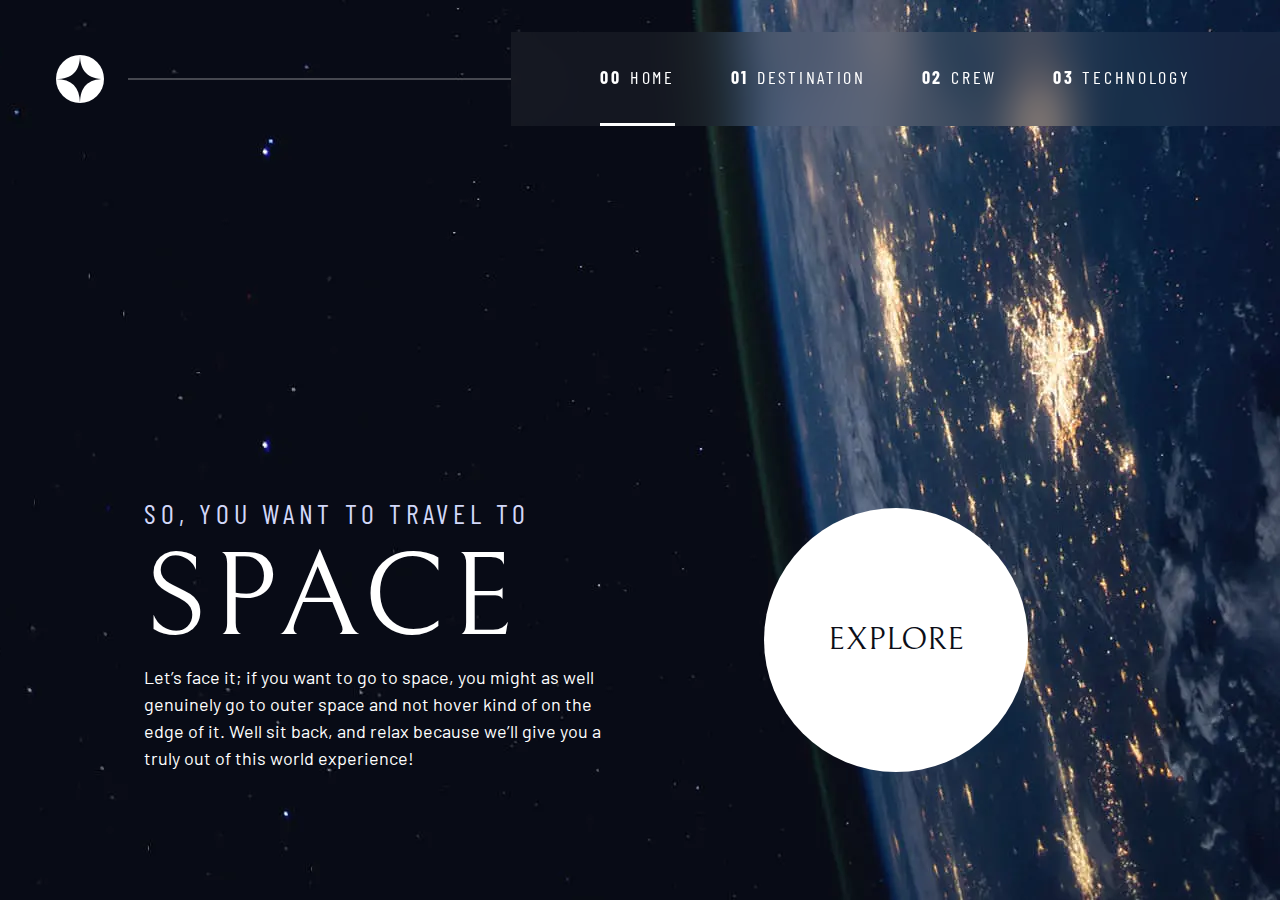
<file: index.html>
<!DOCTYPE html>
<html lang="en">
<head>
   <meta charset="UTF-8">
   <meta http-equiv="X-UA-Compatible" content="IE=edge">
   <meta name="viewport" content="width=device-width, initial-scale=1.0">
 
   <title>Space Learning</title>
   <link rel="preconnect" href="https://fonts.googleapis.com">
   <link rel="preconnect" href="https://fonts.gstatic.com" crossorigin>
   <link href="https://fonts.googleapis.com/css2?family=Barlow+Condensed:wght@400;700&family=Bellefair&family=Barlow:wght@400;700&display=swap" rel="stylesheet">
   <link rel="stylesheet" href="./css/style.css">
</head>
<body class="home">

   <a href="#main" class="skip-to-content">Skip to content</a>

   <header class="primary-header flex">
      <div>
         <img src="./img/logo.svg" class="logo" alt="Space tourism logo">
      </div>
      <button class="mobile-nav-toggle" aria-controls="primary-nav" aria-expanded="false"><span class="sr-only">Menu</span></button>
      <nav>
         <ul id="primary-nav" data-visible="false" class="flex primary-nav underline-indicators">
            <li class="active">
               <a href="index" class="ff-sans-cond uppercase txt-white ls-2">
                  <span aria-hidden="true">00</span>Home
               </a>
            </li>
            <li>
               <a href="destination" class="ff-sans-cond uppercase txt-white ls-2">
                  <span aria-hidden="true">01</span>Destination
               </a>
            </li>
            <li>
               <a href="crew" class="ff-sans-cond uppercase txt-white ls-2">
                  <span aria-hidden="true">02</span>Crew
               </a>
            </li>
            <li>
               <a href="technology" class="ff-sans-cond uppercase txt-white ls-2">
                  <span aria-hidden="true">03</span>Technology
               </a>
            </li>
         </ul>
      </nav>
   </header>
   
   <main class="grid-container grid-container--home" id="main">
      <div>
         <h1 class="fs-500 ff-sans-cond txt-accent uppercase ls-1 fadein">
            So, you want to travel to
            <span class="d-block fs-900 ff-serif txt-white">Space</span>
         </h1>
         <p class="fadein">Let’s face it; if you want to go to space, you might as well genuinely go to outer space and not hover kind of on the edge of it. Well sit back, and relax because we’ll give you a truly out of this world experience!</p>
      </div>
      
      <div>
         <a href="destination" class="btn-lg uppercase txt-dark bg-white ff-serif">Explore</a>
      </div>
   </main>

   <div  >
      <p>
         
      </p>
    </div>
    
   <script src="./js/navbar.js" defer></script>
</body>
</html>
</file>
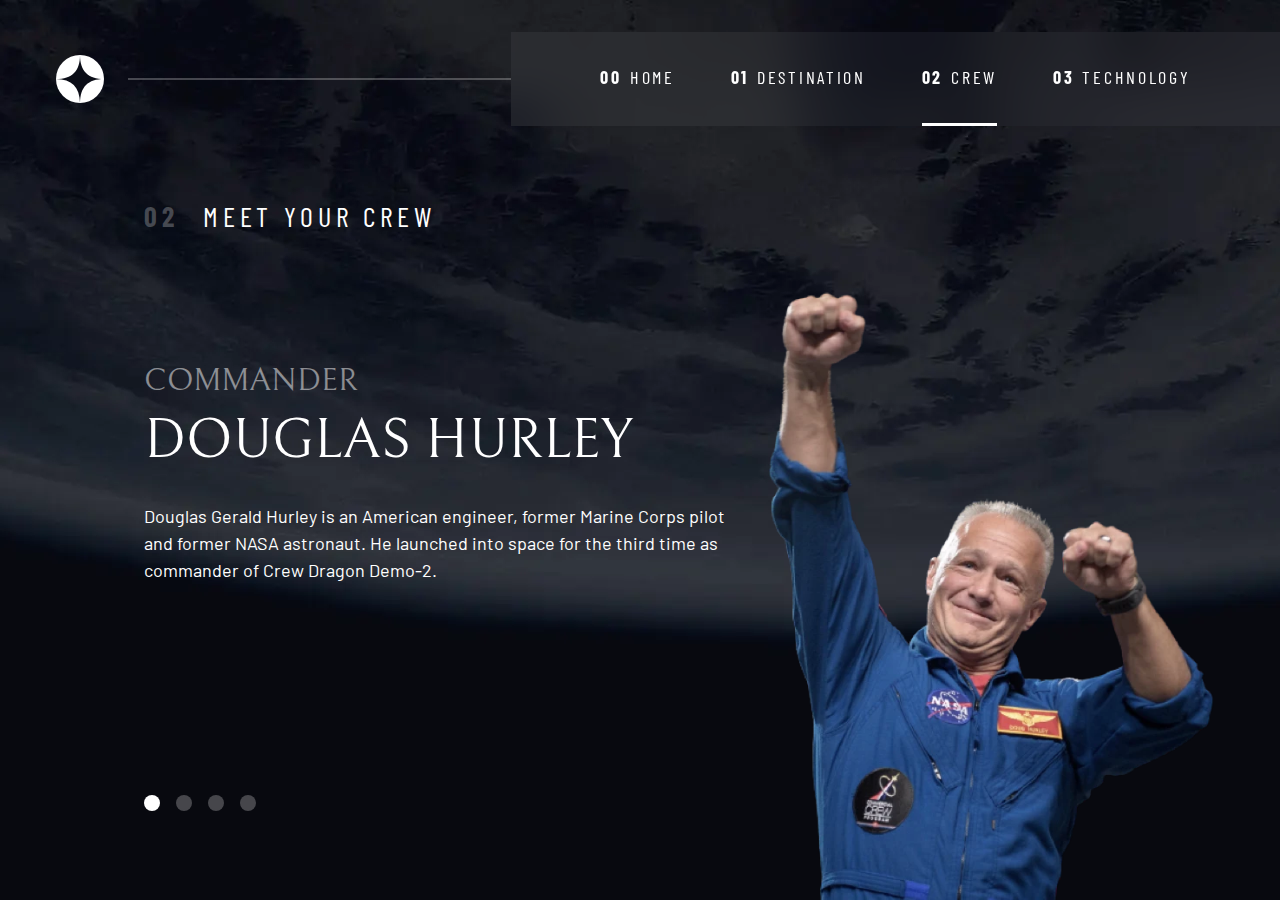
<file: crew.html>
<!DOCTYPE html>
<html lang="en">
<head>
   <meta charset="UTF-8">
   <meta http-equiv="X-UA-Compatible" content="IE=edge">
   <meta name="viewport" content="width=device-width, initial-scale=1.0">
 
   <title>Crew - Space tourism  </title>
   <link rel="preconnect" href="https://fonts.googleapis.com">
   <link rel="preconnect" href="https://fonts.gstatic.com" crossorigin>
   <link href="https://fonts.googleapis.com/css2?family=Barlow+Condensed:wght@400;700&family=Bellefair&family=Barlow:wght@400;700&display=swap" rel="stylesheet">
   <link rel="stylesheet" href="./css/style.css">
</head>
<body class="crew">

   <a href="#main" class="skip-to-content">Skip to content</a>

   <header class="primary-header flex">
      <div>
         <img src="./img/logo.svg" class="logo" alt="Space tourism logo">
      </div>
      <button class="mobile-nav-toggle" aria-controls="primary-nav" aria-expanded="false"><span class="sr-only">Menu</span></button>
      <nav>
         <ul id="primary-nav" data-visible="false" class="flex primary-nav underline-indicators">
            <li>
               <a href="index" class="ff-sans-cond uppercase txt-white ls-2">
                  <span aria-hidden="true">00</span>Home
               </a>
            </li>
            <li>
               <a href="destination" class="ff-sans-cond uppercase txt-white ls-2">
                  <span aria-hidden="true">01</span>Destination
               </a>
            </li>
            <li class="active">
               <a href="crew" class="ff-sans-cond uppercase txt-white ls-2">
                  <span aria-hidden="true">02</span>Crew
               </a>
            </li>
            <li>
               <a href="technology" class="ff-sans-cond uppercase txt-white ls-2">
                  <span aria-hidden="true">03</span>Technology
               </a>
            </li>
         </ul>
      </nav>
   </header>
   
   <main class="grid-container grid-container--crew flow" id="main">
      <h1 class="numb-title"><span aria-hidden="true">02</span> Meet your crew</h1>

      <div class="flex dot-indicators" role="tablist" aria-label="crew">
         <button aria-selected="true" role="tab" tabindex="0" aria-controls="commander"><span class="sr-only">Commander</span></button>
         <button aria-selected="false" role="tab" tabindex="-1" aria-controls="mission specialist"><span class="sr-only">Mission specialist</span></button>
         <button aria-selected="false" role="tab" tabindex="-1" aria-controls="pilot"><span class="sr-only">Pilot</span></button>
         <button aria-selected="false" role="tab" tabindex="-1" aria-controls="Flight engineer"><span class="sr-only">Engineer</span></button>
      </div>

      <article class="crew-details flow" tabindex="0" role="tabpanel">
         <header class="flow flow--space-small">
            <h2 id="role" class="fs-600 ff-serif uppercase fadein">Commander</h2>
            <p id="name" class="fs-700 ff-serif uppercase fadein">Douglas Hurley</p>
         </header>
         <p id="bio" class="fadein">Douglas Gerald Hurley is an American engineer, former Marine Corps pilot and former NASA astronaut. He launched into space for the third time as commander of Crew Dragon Demo-2.</p>
      </article>

      <img src="./img/crew/douglas-hurley.webp" id="image" alt="Douglas Hurley - Crew">
   </main>

   <div  >
      <p>
         
      </p>
    </div>
   
   <script src="./js/navbar.js" defer></script>
   <script src="./js/main.js" defer></script>
</body>
</html>
</file>
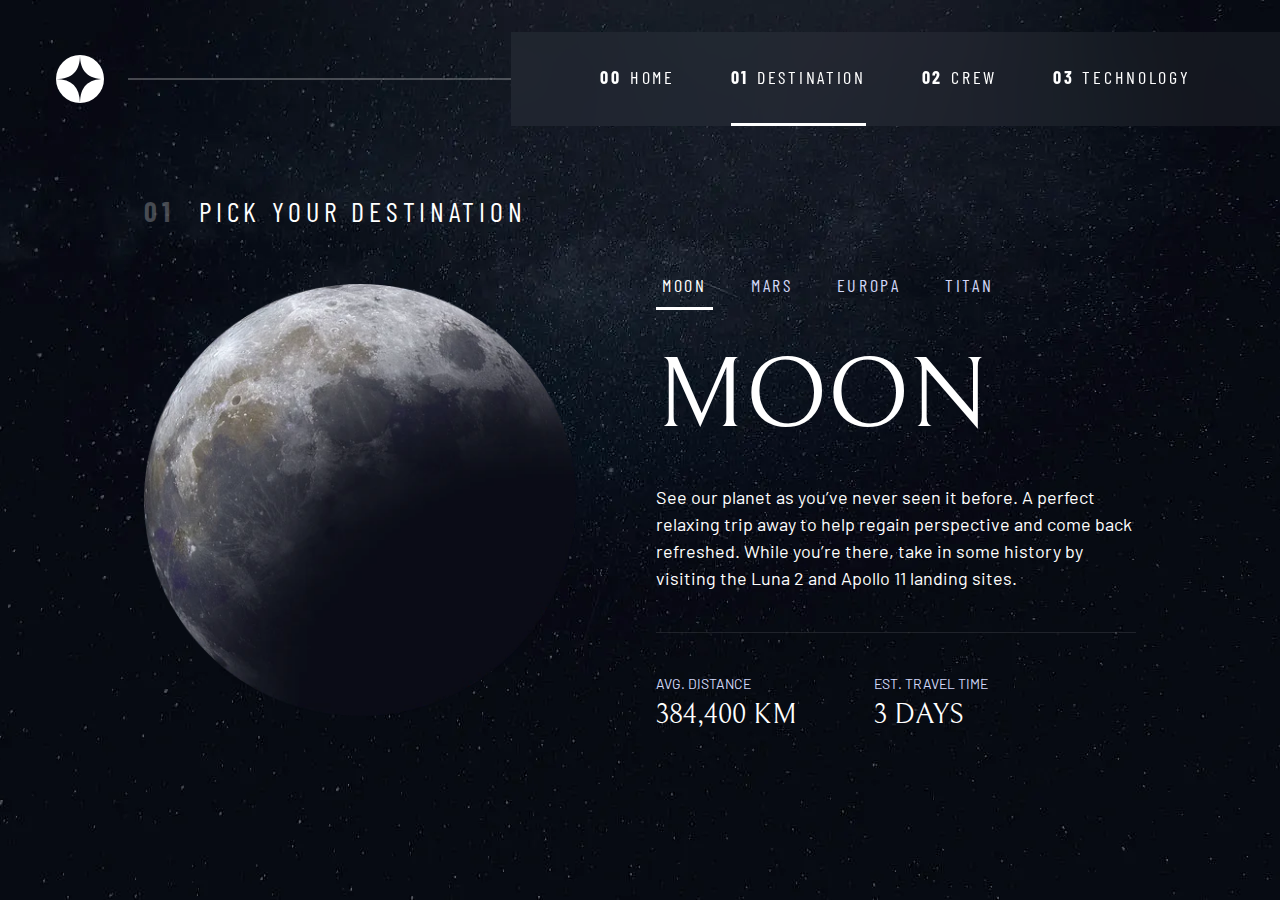
<file: destination.html>
<!DOCTYPE html>
<html lang="en">
<head>
   <meta charset="UTF-8">
   <meta http-equiv="X-UA-Compatible" content="IE=edge">
   <meta name="viewport" content="width=device-width, initial-scale=1.0">
 
   <title>Destination - Space tourism  </title>
   <link rel="preconnect" href="https://fonts.googleapis.com">
   <link rel="preconnect" href="https://fonts.gstatic.com" crossorigin>
   <link href="https://fonts.googleapis.com/css2?family=Barlow+Condensed:wght@400;700&family=Bellefair&family=Barlow:wght@400;700&display=swap" rel="stylesheet">
   <link rel="stylesheet" href="./css/style.css">
</head>
<body class="destination">

   <a href="#main" class="skip-to-content">Skip to content</a>

   <header class="primary-header flex">
      <div>
         <img src="./img/logo.svg" class="logo" alt="Space tourism logo">
      </div>
      <button class="mobile-nav-toggle" aria-controls="primary-nav" aria-expanded="false"><span class="sr-only">Menu</span></button>
      <nav>
         <ul id="primary-nav" data-visible="false" class="flex primary-nav underline-indicators">
            <li>
               <a href="index" class="ff-sans-cond uppercase txt-white ls-2">
                  <span aria-hidden="true">00</span>Home
               </a>
            </li>
            <li class="active">
               <a href="destination" class="ff-sans-cond uppercase txt-white ls-2">
                  <span aria-hidden="true">01</span>Destination
               </a>
            </li>
            <li>
               <a href="crew" class="ff-sans-cond uppercase txt-white ls-2">
                  <span aria-hidden="true">02</span>Crew
               </a>
            </li>
            <li>
               <a href="technology" class="ff-sans-cond uppercase txt-white ls-2">
                  <span aria-hidden="true">03</span>Technology
               </a>
            </li>
         </ul>
      </nav>
   </header>
   
   <main class="grid-container grid-container--destination flow" id="main">
      <h1 class="numb-title"><span aria-hidden="true">01</span> Pick your destination</h1>

      <img src="./img/destination/moon.webp" id="image" alt="Moon - Destination">

      <div class="flex underline-indicators tab-list" role="tablist" aria-label="destinations">
         <button aria-selected="true" role="tab" tabindex="0" aria-controls="moon" class="uppercase txt-accent ff-sans-cond ls-2">Moon</button>
         <button aria-selected="false" role="tab" tabindex="-1" aria-controls="mars" class="uppercase txt-accent ff-sans-cond ls-2">Mars</button>
         <button aria-selected="false" role="tab" tabindex="-1" aria-controls="europa" class="uppercase txt-accent ff-sans-cond ls-2">Europa</button>
         <button aria-selected="false" role="tab" tabindex="-1" aria-controls="titan" class="uppercase txt-accent ff-sans-cond ls-2">Titan</button>
      </div>

      <article class="destination-info flow" tabindex="0" role="tabpanel">
         <h2 id="name" class="fs-800 ff-serif uppercase fadein">Moon</h2>
         <p id="description" class="fadein">See our planet as you’ve never seen it before. A perfect relaxing trip away to help regain perspective and come back refreshed. While you’re there, take in some history by visiting the Luna 2 and Apollo 11 landing sites.</p>

         <div class="destination-meta flex">
            <div class="fadein">
               <h3 class="fs-200 uppercase txt-accent">Avg. distance</h3>
               <p id="distance" class="ff-serif uppercase">384,400 km</p>
            </div>
            <div class="fadein">
               <h3 class="fs-200 uppercase txt-accent">Est. travel time</h3>
               <p id="travel" class="ff-serif uppercase">3 days</p>
            </div>
         </div>
      </article>
   </main>

   <div  >
      <p>
         
      </p>
    </div>

   <script src="./js/navbar.js" defer></script>
   <script src="./js/main.js" defer></script>
</body>
</html>
</file>
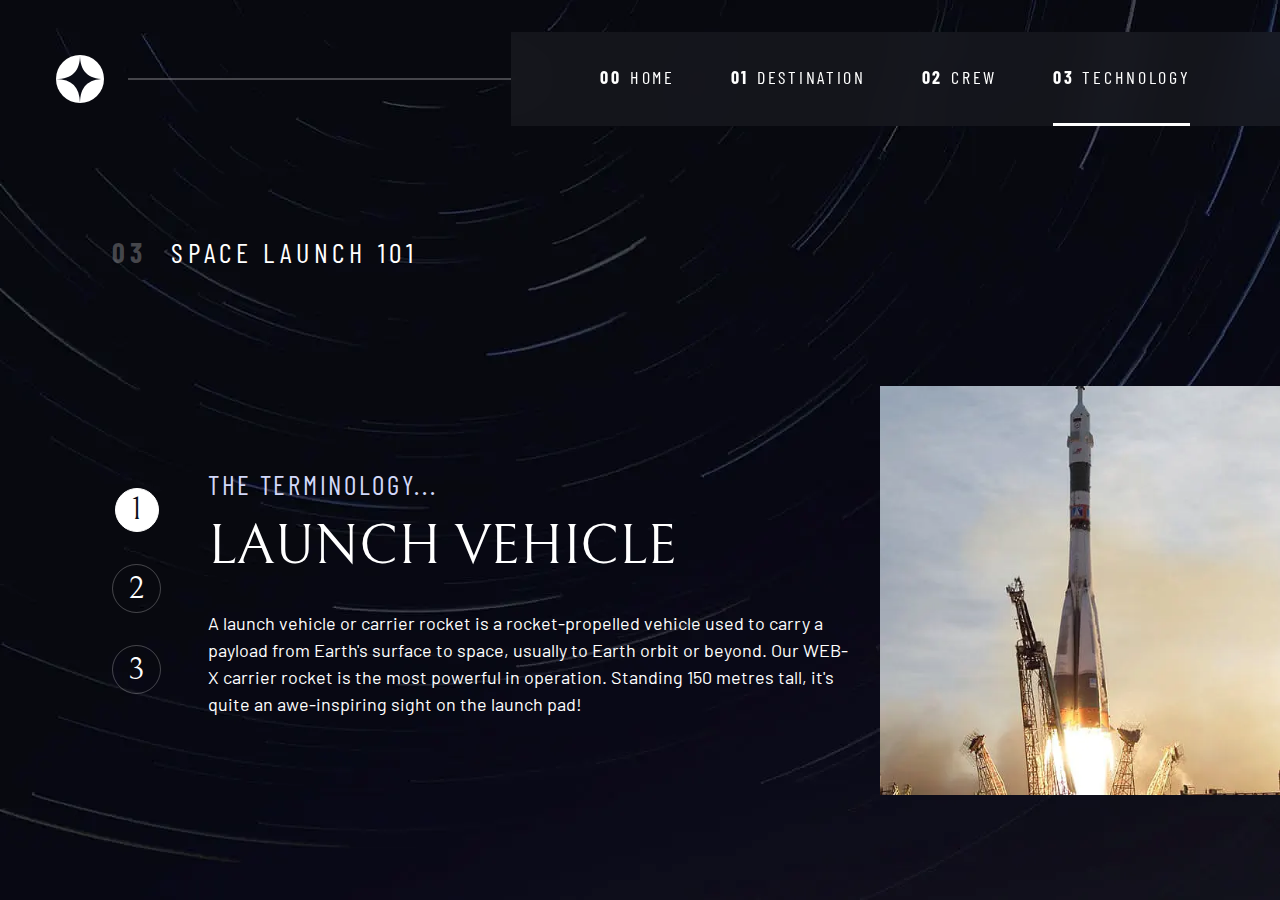
<file: technology.html>
<!DOCTYPE html>
<html lang="en">
<head>
   <meta charset="UTF-8">
   <meta http-equiv="X-UA-Compatible" content="IE=edge">
   <meta name="viewport" content="width=device-width, initial-scale=1.0">
 
   <title>Technology - Space tourism  </title>
   <link rel="preconnect" href="https://fonts.googleapis.com">
   <link rel="preconnect" href="https://fonts.gstatic.com" crossorigin>
   <link href="https://fonts.googleapis.com/css2?family=Barlow+Condensed:wght@400;700&family=Bellefair&family=Barlow:wght@400;700&display=swap" rel="stylesheet">
   <link rel="stylesheet" href="./css/style.css">
</head>
<body class="technology">

   <a href="#main" class="skip-to-content">Skip to content</a>

   <header class="primary-header flex">
      <div>
         <img src="./img/logo.svg" class="logo" alt="Space tourism logo">
      </div>
      <button class="mobile-nav-toggle" aria-controls="primary-nav" aria-expanded="false"><span class="sr-only">Menu</span></button>
      <nav>
         <ul id="primary-nav" data-visible="false" class="flex primary-nav underline-indicators">
            <li>
               <a href="index" class="ff-sans-cond uppercase txt-white ls-2">
                  <span aria-hidden="true">00</span>Home
               </a>
            </li>
            <li>
               <a href="destination" class="ff-sans-cond uppercase txt-white ls-2">
                  <span aria-hidden="true">01</span>Destination
               </a>
            </li>
            <li>
               <a href="crew" class="ff-sans-cond uppercase txt-white ls-2">
                  <span aria-hidden="true">02</span>Crew
               </a>
            </li>
            <li class="active">
               <a href="technology" class="ff-sans-cond uppercase txt-white ls-2">
                  <span aria-hidden="true">03</span>Technology
               </a>
            </li>
         </ul>
      </nav>
   </header>
   
   <main class="grid-container grid-container--technology flow" id="main">
      <h1 class="numb-title"><span aria-hidden="true">03</span> Space launch 101</h1>

      <div class="numb-indicators" role="tablist" aria-label="technology">
         <button aria-selected="true"  role="tab" tabindex="0" aria-controls="launch vehicle" class="uppercase txt-white ff-serif fs-600"><span class="sr-only">Launch vehicle</span>1</button>
         <button aria-selected="false"  role="tab" tabindex="-1" aria-controls="spaceport" class="uppercase txt-white ff-serif fs-600"><span class="sr-only">Spaceport</span>2</button>
         <button aria-selected="false"  role="tab" tabindex="-1" aria-controls="space capsule" class="uppercase txt-white ff-serif fs-600"><span class="sr-only">Space capsule</span>3</button>
      </div>

      <article class="technology-details flow" tabindex="0" role="tabpanel">
         <header class="flow flow--space-small">
            <h2 class="uppercase txt-accent ff-sans-cond ls-2 fadein">The terminology...</h2>
            <p id="name" class="fs-700 ff-serif uppercase fadein">Launch vehicle</p>
         </header>
         <p id="description" class="fadein">A launch vehicle or carrier rocket is a rocket-propelled vehicle used to carry a payload from Earth's surface to space, usually to Earth orbit or beyond. Our WEB-X carrier rocket is the most powerful in operation. Standing 150 metres tall, it's quite an awe-inspiring sight on the launch pad!</p>
      </article>

      <picture>
         <source media="(min-width: 45em)" id="portrait" srcset="./img/technology/launch-vehicle-portrait.webp">
         <img src="./img/technology/launch-vehicle-landscape.webp" id="landscape" alt="Launch vehicle - Technology">
      </picture>
   </main>

   <div  >
      <p>
         
      </p>
    </div>

   <script src="./js/navbar.js" defer></script>
   <script src="./js/main.js" defer></script>
</body>
</html>
</file>
<file: css/style.css>
:root {
  /* colors */
  --dark: 230, 35%, 7%;
  --light: 231, 77%, 90%;
  --white: 0, 0%, 100%;
  /* fonts */
  --ff-serif: "Bellefair", serif;
  --ff-sans-cond: "Barlow Condensed", sans-serif;
  --ff-sans-normal: "Barlow", sans-serif;
  --fs-900: clamp(5rem, 8vw + 1rem,9.375rem);
  --fs-800: 3.5rem;
  --fs-700: 1.5rem;
  --fs-600: 1rem;
  --fs-500: 1rem;
  --fs-400: .9375rem;
  --fs-300: 1rem;
  --fs-200: .875rem;
  /* utilities */
  --gap: 1rem;
  --flow-space: 1em;
  --border: .08rem solid;
}
@media (min-width: 35em) {
  :root {
    --fs-800: 5rem;
    --fs-700: 2.5rem;
    --fs-600: 1.5rem;
    --fs-500: 1.25rem;
    --fs-400: 1rem;
  }
}
@media (min-width: 45em) {
  :root {
    --fs-800: 6.25rem;
    --fs-700: 3.5rem;
    --fs-600: 2rem;
    --fs-500: 1.75rem;
    --fs-400: 1.125rem;
  }
}

/* reset */
*, *::before, *::after {
  box-sizing: border-box;
}
body,
h1,
h2,
h3,
h4,
p,
figure,
picture,
blockquote,
dl,
dd {
  margin: 0;
}
h1,
h2,
h3,
h4,
h5,
h6,
p {
  font-weight: 400;
}
body {
  display: grid;
  grid-template-rows: min-content 1fr;
  min-height: 100vh;
  font-family: var(--ff-sans-normal);
  font-size: var(--fs-400);
  color: hsl( var(--white) );
  background-color: hsl( var(--dark) );
  line-height: 1.5;
  overflow-x: hidden;
  scroll-behavior: smooth;
}
img, picture {
  max-width: 100%;
  display: block;
  animation: fadeIn 1s ease-in;
}
input,
button,
textarea,
select {
  font: inherit;
  outline: none;
  border: 0;
}

/* utility*/
.mt-5 { margin-top: 5rem; }
.mt-4 { margin-top: 4rem; }
.mb-5 { margin-bottom: 5rem; }
.mb-50vh { margin-bottom: 50vh; }
.d-block { display: block; }
.fadein { animation: fadeIn 1s ease-in; }
.flex {
  display: flex;
  gap: var(--gap, 1rem);
}
.space-around { justify-content: space-around; }
.flex-basis-100 { flex-basis: 100%; }
.flex-grow-1 { flex-grow: 1; }
.grid {
  display: grid;
  gap: var(--gap, 1rem);
}
.flow > *:where(:not(:first-child)) {
  margin-top: var(--flow-space, 1rem);
}
.flow--space-small {
  --flow-space: .75rem;
}
.container {
  padding-inline: 2em;
  margin-inline: auto;
  max-width: 80rem;
}

.sr-only {
  position: absolute;
  width: 1px;
  height: 1px;
  padding: 0;
  margin: -1px;
  overflow: hidden;
  clip: rect(0,0,0,0);
  white-space: nowrap;
  border: 0;
}
.skip-to-content {
  position: absolute;
  z-index: 9999;
  background: hsl( var(--white) );
  color: hsl( var(--dark) );
  padding: .5em 1em;
  margin-inline: auto;
  transform: translateY(-100%);
  transition: transform 250ms ease-in;
}
.skip-to-content:focus {
  transform: translateY(0);
}

/* colors */
.bg-dark { background-color: hsl( var(--dark) );}
.bg-accent { background-color: hsl( var(--light) );}
.bg-white { background-color: hsl( var(--white) );}

.txt-dark { color: hsl( var(--dark) );}
.txt-accent { color: hsl( var(--light) );}
.txt-white { color: hsl( var(--white) );}

/* fonts */
.ff-serif { font-family: var(--ff-serif); }
.ff-sans-cond { font-family: var(--ff-sans-cond); }
.ff-sans-normal { font-family: var(--ff-sans-normal); }

.ls-1 { letter-spacing: 4.75px; }
.ls-2 { letter-spacing: 2.7px; }
.ls-3 { letter-spacing: 2.35px; }
.uppercase { text-transform: uppercase; }

.fs-900 { font-size: var(--fs-900); }
.fs-800 { font-size: var(--fs-800); }
.fs-700 { font-size: var(--fs-700); }
.fs-600 { font-size: var(--fs-600); }
.fs-500 { font-size: var(--fs-500); }
.fs-400 { font-size: var(--fs-400); }
.fs-300 { font-size: var(--fs-300); }
.fs-200 { font-size: var(--fs-200); }

.fs-900,
.fs-800,
.fs-700,
.fs-600 {
  line-height: 1.1;
}

.numb-title {
  font-family: var(--ff-sans-cond);
  font-size: var(--fs-500);
  text-transform: uppercase;
  letter-spacing: 4.72px;
  animation: fadeIn 1s ease-in;
}
.numb-title span {
  margin-right: .5em;
  font-weight: 700;
  color: hsl( var(--white), .25);
}

/* components */
.design-system-header {
  display: flex;
  justify-content: space-between;
  align-items: center;
  padding-block: 3rem;
}
.box-design-system {
  font-family: var(--ff-serif);
  font-size: var(--fs-500);
  padding: 3rem 1rem 1rem;
  border: var(--border) hsl( var(--white) );
}
.btn-lg {
  position: relative;
  display: inline-grid;
  place-items: center;
  padding-inline: 2em;
  border-radius: 50%;
  aspect-ratio: 1;
  font-size: 2rem;
  text-decoration: none;
  z-index: 1;
  animation: fadeIn 1s ease-in;
}
.btn-lg::after {
  content: '';
  position: absolute;
  width: 100%;
  height: 100%;
  background: hsl( var(--white), .1);
  border-radius: 50%;
  z-index: -1;
  opacity: 0;
  transition: opacity 500ms linear, transform 750ms ease-in-out;
}
.btn-lg:hover::after,
.btn-lg:focus::after {
  opacity: 1;
  transform: scale(1.5);
}

.logo {
  margin: 1.6rem clamp(1.5rem, 5vw,3.5rem);
}
.primary-header {
  justify-content: space-between;
  align-items: center;
}
.mobile-nav-toggle {
  display: none;
}
.primary-nav {
  --gap: clamp(1.5rem, 5vw,3.5rem);
  --underline-gap: 2rem;
  list-style: none;
  padding: 0;
  background: hsl( var(--dark), .8);
}
@supports (backdrop-filter: blur(1rem)) {
  .primary-nav {
    background: hsl( var(--white), .05);
    backdrop-filter: blur(1.5rem);
  }
}
.primary-nav a {
  text-decoration: none;
}
.primary-nav a > span {
  font-weight: 700;
  margin-right: .5rem;
}
@media (max-width: 35em) {
  .mobile-nav-toggle {
    display: block;
    position: absolute;
    right: 1rem;
    top: 2rem;
    background: transparent;
    background-image: url(../img/icon-hamburger.svg);
    background-repeat: no-repeat;
    background-position: center;
    width: 1.5rem;
    aspect-ratio: 1;
    z-index: 2000;
  }
  .mobile-nav-toggle[aria-expanded="true"]{
    background-image: url(../img/icon-close.svg);
  }
  .primary-nav {
    --underline-gap: .5rem;
    flex-direction: column;
    position: fixed;
    inset: 0 0 0 30%;
    padding: min(20rem, 15vh) 2rem;
    margin: 0;
    z-index: 1000;
    transform: translateX(100%);
    transition: transform .5s ease-in-out;
  }
  .primary-nav[data-visible="true"] {
    transform: translateX(0);
  }
  .primary-nav.underline-indicators > .active {
    border: 0;
  }
}
@media (min-width: 35em) {
  .primary-nav {
    padding-inline: clamp(3rem, 7vw, 7rem);
    background: hsl( var(--white), .05);
  }
}
@media (min-width: 35em) and (max-width: 44.999em) {
  .primary-nav a > span {
    display: none;
  }
}
@media (min-width: 45em) {
  .primary-header::after {
    content: '';
    display: block;
    position: relative;
    width: 100%;
    height: .065rem;
    margin-right: -2.5rem;
    background: hsl( var(--white), .25);
    order: 1;
  }
  nav { order: 2; }
  .primary-nav {
    margin-block: 2rem;
  }
}

.underline-indicators > * {
  cursor: pointer;
  padding-block: var(--underline-gap, .5rem);
  border: 0;
  border-bottom: .2rem solid hsl( var(--white), 0);
  background-color: transparent;
  animation: fadeIn 1s ease-in;
}
.underline-indicators > *:hover,
.underline-indicators > *:focus {
  border-color: hsl( var(--white), .25);
}
.underline-indicators > .active,
.underline-indicators > [aria-selected="true"] {
  color: hsl( var(--white), 1);
  border-color: hsl( var(--white), 1);
}
.tab-list {
  --gap: 2rem;
}
.dot-indicators > * {
  cursor: pointer;
  border: 0;
  border-radius: 50%;
  aspect-ratio: 1;
  padding: .5rem;
  background-color: hsl( var(--white), .25);
  animation: fadeIn 1s ease-in;
}
.dot-indicators > *:hover,
.dot-indicators > *:focus {
  background-color: hsl( var(--white), .5);
}
.dot-indicators > [aria-selected="true"] {
  background-color: hsl( var(--white), 1);
}
.numb-indicators {
  display: flex;
  align-items: center;
  gap: 2rem;
  animation: fadeIn 1s ease-in;
}
.numb-indicators > * {
  cursor: pointer;
  border: var(--border) hsl( var(--white), .25);
  border-radius: 50%;
  aspect-ratio: 1;
  padding-inline: 1rem;
  background-color: transparent;
}
.numb-indicators > *:hover,
.numb-indicators > *:focus {
  border-color: hsl( var(--white), 1);
}
.numb-indicators > [aria-selected="true"] {
  border-color: hsl( var(--white), 1);
  color: hsl( var(--dark) );
  background-color: hsl( var(--white) );
}

/* layout */
.grid-container {
  display: grid;
  place-items: center;
  padding-inline: 1rem;
  padding-bottom: 4rem;
  text-align: center;
}
.grid-container p:not([class]) {
  max-width: 50ch;
}
.numb-title {
  grid-area: title;
}

.grid-container--destination {
  --flow-space: 2rem;
  grid-template-areas: 'title' 'img' 'tabs' 'content';
}
.grid-container--destination > img {
  grid-area: img;
  max-width: 60%;
  animation: pulse 4s infinite ease-in-out alternate;
  transition: 1s ease;
}
.grid-container--destination > .tab-list {
  grid-area: tabs;
}
.grid-container--destination > .destination-info {
  grid-area: content;
}
.destination-meta {
  flex-direction: column;
  border-top: var(--border) hsl( var(--white), .1);
  padding-top: 2.5rem;
  margin-top: 2.5rem;
}
.destination-meta p {
  font-size: 1.75rem;
}

.grid-container--crew {
  --flow-space: 2rem;
  grid-template-areas: 'title' 'img' 'dots' 'content';
}
.grid-container--crew > img {
  grid-area: img;
  max-width: 60%;
  border-bottom: var(--border) hsl( var(--white), .1);
}
.grid-container--crew > .dot-indicators {
  grid-area: dots;
}
.grid-container--crew > .crew-details {
  grid-area: content;
}
.crew-details h2 {
  color: hsl( var(--white), .5);
}

.grid-container--technology {
  --flow-space: 2rem;
  grid-template-areas: 'title' 'img' 'numb' 'content';
  padding-inline: 0;
}
.grid-container--technology > picture {
  grid-area: img;
  animation: fadeIn 1s ease-in;
}
.grid-container--technology > .numb-indicators {
  grid-area: numb;
}
.grid-container--technology > .technology-details {
  grid-area: content;
}
.grid-container--technology > article {
  padding-inline: 1rem;
}

@media (min-width: 35em) {
  .numb-title {
    justify-self: start;
    margin-top: 2rem;
  }
  .destination-meta {
    flex-direction: row;
    justify-content: space-evenly;
  }
  .grid-container--crew {
    padding-bottom: 0;
    grid-template-areas: 'title' 'content' 'dots' 'img';
  }
  .grid-container--crew > img {
    border-bottom: 0;
  }
  .grid-container--technology > .numb-title {
      margin-left: 1rem;
  }
  .grid-container--technology > article {
    padding-inline: 0;
  }
}
@media (min-width: 45em) {
  .grid-container {
    grid-template-columns: minmax(1rem, 1fr) repeat(2, minmax(0, 30rem)) minmax(1rem, 1fr);
    column-gap: var(--container-gap, 2rem);
    text-align: left;
  }
  .grid-container--home {
    padding-bottom: max(8rem, 12vh);
    align-items: end;
  }
  .grid-container--home > *:first-child {
    grid-column: 2;
  }
  .grid-container--home > *:last-child {
    grid-column: 3;
  }

  .grid-container--destination {
    justify-items: start;
    align-content: start;
    grid-template-areas:
      '. title title .'
      '. img tabs .'
      '. img content .';
  }
  .grid-container--destination > img {
    max-width: 90%;
  }
  .destination-meta {
    --gap: min(6vw, 6rem);
    justify-content:  start;
  }

  .grid-container--crew {
    grid-template-columns: minmax(1rem, 1fr) minmax(0, 37rem) minmax(0, 23rem) minmax(1rem, 1fr);
    justify-items: start;
    grid-template-areas:
      '. title title .'
      '. content img .'
      '. dots img .';
  }
  .grid-container--crew > .dot-indicators {
    justify-self: start;
  }
  .grid-container--crew > img {
    grid-column: span 2;
    align-self: end;
    max-width: 90%;
  }

  .grid-container--technology {
    grid-template-columns: minmax(1rem, 1fr) minmax(0, 4rem) minmax(0, 40rem) minmax(0, 18rem) minmax(1rem, 1fr);
    justify-items: start;
    grid-template-areas:
      '. title title title .'
      '. numb content img img ';
  }
  .grid-container--technology > .numb-indicators {
    justify-self: start;
    flex-direction: column;
  }
  .grid-container--technology > picture {
    grid-column: span 2;
  }
  .grid-container--technology > .numb-title {
      margin-left: 0;
  }
}

/* page specific */
body {
  background-size: cover;
  background-position: bottom center;
}
.design-system {
  background-size: contain;
  background-repeat: no-repeat;
  background-image: url(../img/bg-design-system.webp);
}
.home {
  background-image: url(../img/home/bg-home-mobile.webp);
}
@media (min-width: 35em) {
  .home {
    background-position: center center;
    background-image: url(../img/home/bg-home-tablet.webp);
  }
}
@media (min-width: 45em) {
  .home {
    background-image: url(../img/home/bg-home-desktop.webp);
  }
}

.destination {
  background-image: url(../img/destination/bg-destination-mobile.webp);
}
@media (min-width: 35em) {
  .destination {
    background-position: center center;
    background-image: url(../img/destination/bg-destination-tablet.webp);
  }
}
@media (min-width: 45em) {
  .destination {
    background-image: url(../img/destination/bg-destination-desktop.webp);
  }
}

.crew {
  background-image: url(../img/crew/bg-crew-mobile.webp);
}
@media (min-width: 35em) {
  .crew {
    background-position: center center;
    background-image: url(../img/crew/bg-crew-tablet.webp);
  }
}
@media (min-width: 45em) {
  .crew {
    background-image: url(../img/crew/bg-crew-desktop.webp);
  }
}

.technology {
  background-image: url(../img/technology/bg-technology-mobile.webp);
}
@media (min-width: 35em) {
  .technology {
    background-position: center center;
    background-image: url(../img/technology/bg-technology-tablet.webp);
  }
}
@media (min-width: 45em) {
  .technology {
    background-image: url(../img/technology/bg-technology-desktop.webp);
  }
}


/* animation */
@keyframes pulse {
  0% { transform: scale(1); }
  40% { transform: scale(0.9); }
  to { transform: scale(1.05); }
}
@keyframes fadeIn {
	from { opacity: 0; }
	to { opacity: 1; }
}
</file>
